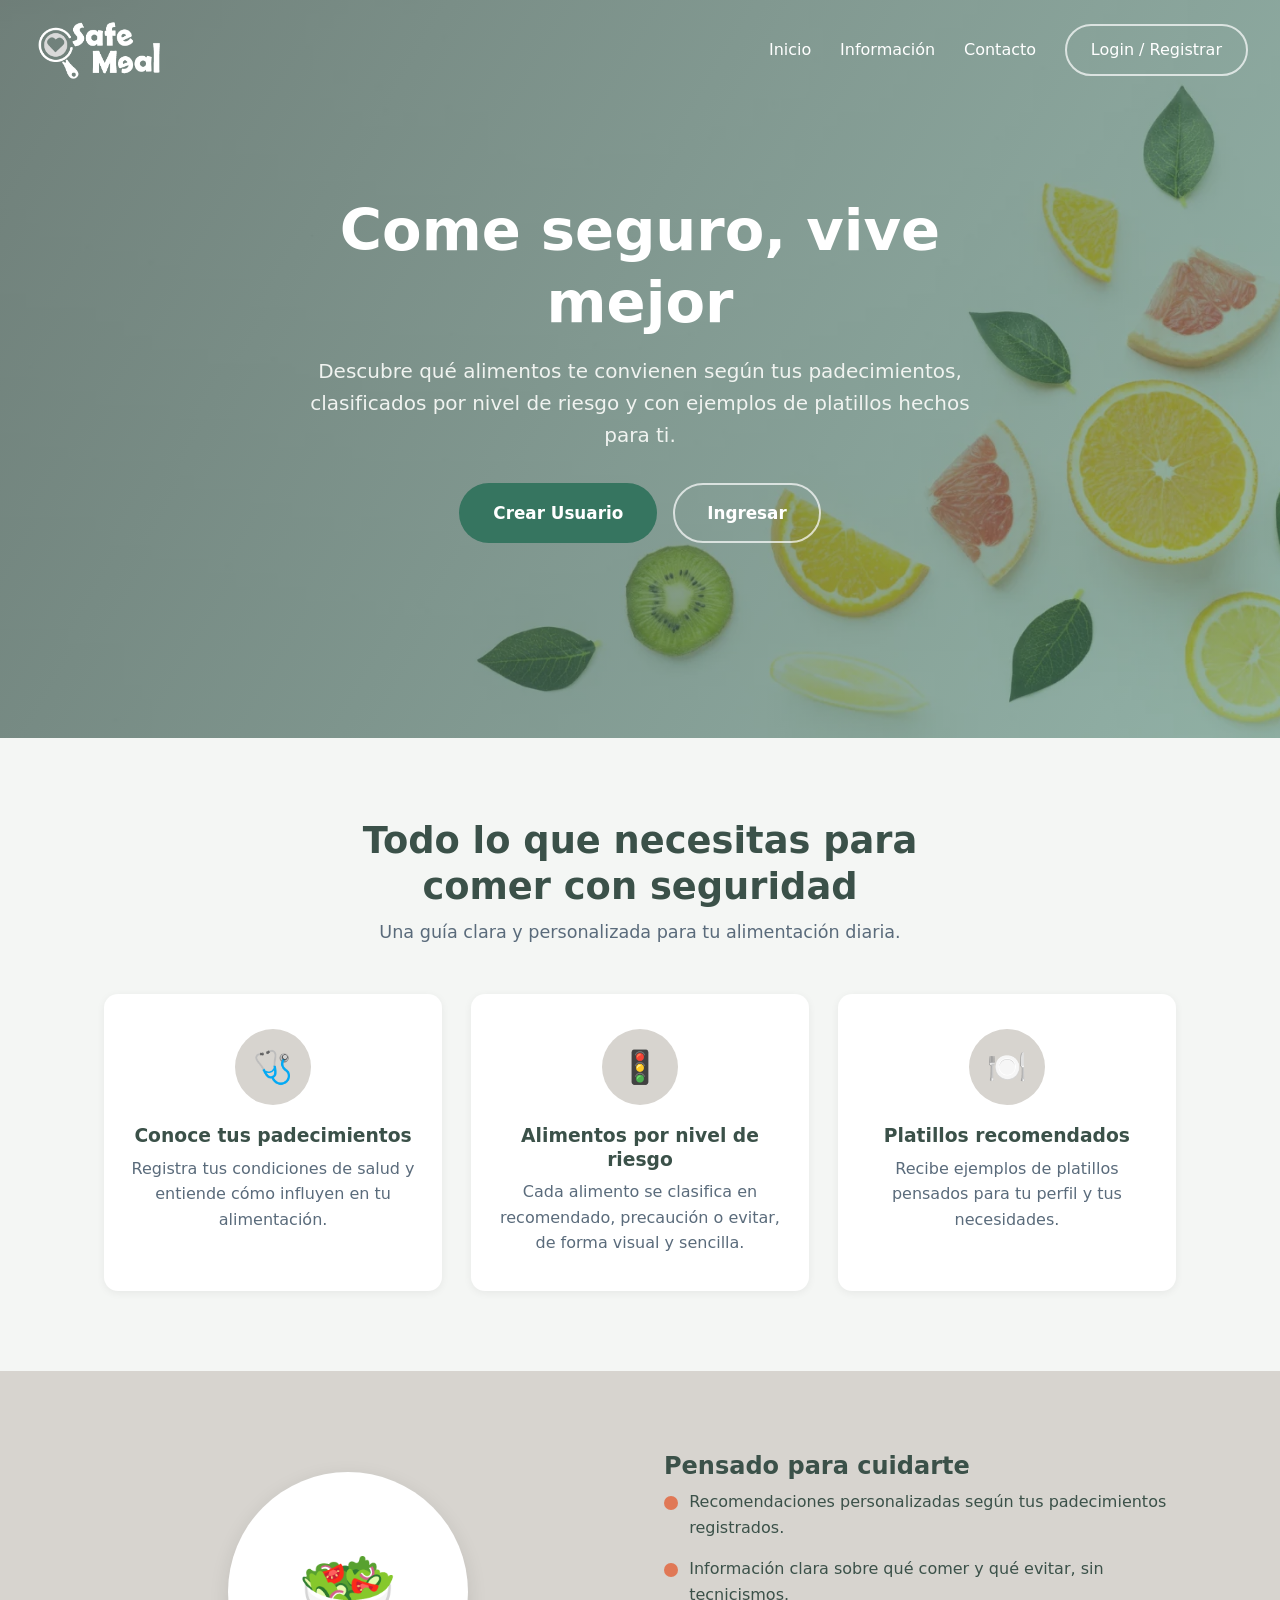
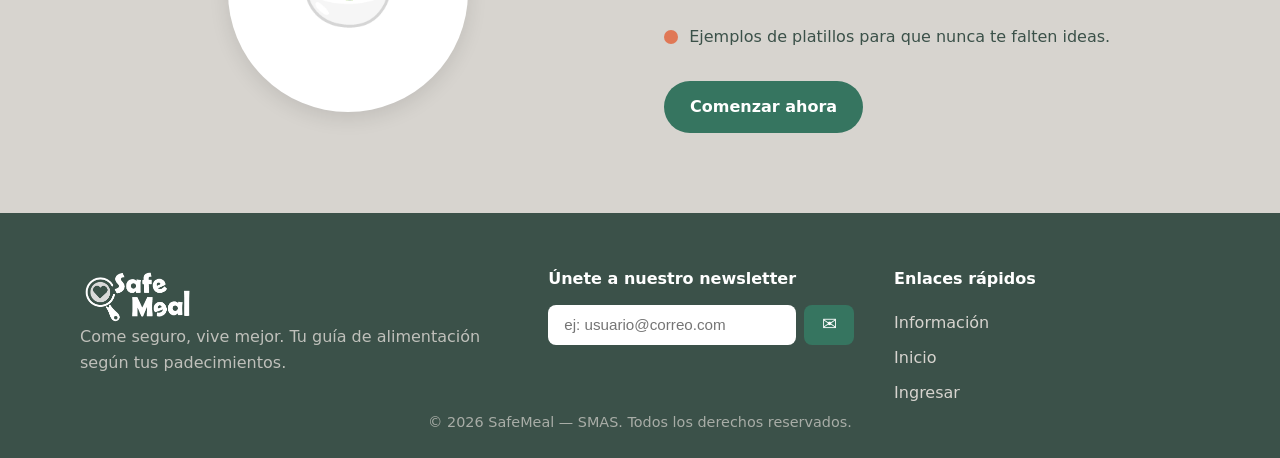
<file: index.html>
<!DOCTYPE html>
<html lang="es">
<head>
  <meta charset="UTF-8" />
  <meta name="viewport" content="width=device-width, initial-scale=1.0" />
  <title>SafeMeal</title>

  <!-------  icono para pestañas  --------->
    <!----Apple---->
    <link rel="apple-touch-icon" href="img/icono.webp">
     <!----windows/etc---->
    <link rel="shortcut icon" type="image/x-icon" href="img/icono.webp">

  <meta name="description" content="SafeMeal (SMAS): conoce qué alimentos consumir según tus padecimientos, clasificados por nivel de riesgo, con ejemplos de platillos." />
 
  <!-------  Estilos  --------->  
  <link rel="stylesheet" href="style/styles.css" />
</head>
<body class="pagina-landing">

  <!-- ============ HEADER / NAV ============ -->
  <header class="landing-header" id="inicio">
    <nav class="landing-nav">
      <a href="index.html" class="logo">
        <img class="icono" src="img/logo_white.webp" alt="Logo">
      </a>

      <button class="nav-toggle" id="navToggle" aria-label="Abrir menú" aria-expanded="false">
        <span></span><span></span><span></span>
      </button>

      <ul class="nav-links" id="navLinks">
        <li><a href="#inicio">Inicio</a></li>
        <li><a href="#valor">Información</a></li>
        <li><a href="#contacto">Contacto</a></li>
        <li><a class="btn btn-outline-light" href="pages/app.html#login">Login / Registrar</a></li>
      </ul>
    </nav>

    <!-- ============ HERO / BANNER (SOLO en el index) ============ -->
    <div class="hero">
      <img class="hero-img" src="img/banner.webp" alt="Plato saludable de SafeMeal" />
      <div class="hero-overlay"></div>
      <div class="hero-contenido">
        <h1 class="hero-titulo">Come seguro, vive mejor</h1>
        <p class="hero-subtitulo">
          Descubre qué alimentos te convienen según tus padecimientos,
          clasificados por nivel de riesgo y con ejemplos de platillos hechos para ti.
        </p>
        <div class="hero-acciones">
          <a class="btn btn-primario btn-lg" href="pages/app.html#registro">Crear Usuario</a>
          <a class="btn btn-outline-light btn-lg" href="pages/app.html#login">Ingresar</a>
        </div>
      </div>
    </div>
  </header>

  <!-- ============ MAIN ============ -->
  <main>
    <!-- Sección de valor: 3 tarjetas -->
    <section class="seccion seccion-valor" id="valor">
      <header class="seccion-encabezado">
        <h2>Todo lo que necesitas para comer con seguridad</h2>
        <p class="seccion-subtitulo">Una guía clara y personalizada para tu alimentación diaria.</p>
      </header>

      <div class="grid-3">
        <article class="tarjeta-valor">
          <div class="tarjeta-valor-icono" aria-hidden="true">🩺</div>
          <h3>Conoce tus padecimientos</h3>
          <p>Registra tus condiciones de salud y entiende cómo influyen en tu alimentación.</p>
        </article>

        <article class="tarjeta-valor">
          <div class="tarjeta-valor-icono" aria-hidden="true">🚦</div>
          <h3>Alimentos por nivel de riesgo</h3>
          <p>Cada alimento se clasifica en recomendado, precaución o evitar, de forma visual y sencilla.</p>
        </article>

        <article class="tarjeta-valor">
          <div class="tarjeta-valor-icono" aria-hidden="true">🍽️</div>
          <h3>Platillos recomendados</h3>
          <p>Recibe ejemplos de platillos pensados para tu perfil y tus necesidades.</p>
        </article>
      </div>
    </section>

    <!-- Bloque de contenido alternado -->
    <section class="seccion seccion-info">
      <div class="info-bloque">
        <div class="info-media" aria-hidden="true">
          <div class="info-media-circulo">🥗</div>
        </div>
        <div class="info-texto">
          <h2>Pensado para cuidarte</h2>
          <p class="info-item"><span class="viñeta"></span> Recomendaciones personalizadas según tus padecimientos registrados.</p>
          <p class="info-item"><span class="viñeta"></span> Información clara sobre qué comer y qué evitar, sin tecnicismos.</p>
          <p class="info-item"><span class="viñeta"></span> Ejemplos de platillos para que nunca te falten ideas.</p>
          <a class="btn btn-primario" href="pages/app.html#registro">Comenzar ahora</a>
        </div>
      </div>
    </section>
  </main>

  <!-- ============ FOOTER ============ -->
  <footer class="landing-footer" id="contacto">
    <div class="footer-cols">
      <div class="footer-col">
        <a href="index.html" class="logo logo-footer">
          <img class="icono" src="img/logo_white.webp" alt="Logo">
        </a>
        <p class="footer-desc">Come seguro, vive mejor. Tu guía de alimentación según tus padecimientos.</p>
      </div>

      <div class="footer-col">
        <h4>Únete a nuestro newsletter</h4>
        <form class="newsletter" id="formNewsletter">
          <input type="email" id="newsletterEmail" placeholder="ej: usuario@correo.com" aria-label="Correo para newsletter" />
          <button type="submit" class="btn-newsletter" aria-label="Suscribirse">✉</button>
        </form>
      </div>

      <div class="footer-col">
        <h4>Enlaces rápidos</h4>
        <ul class="footer-links">
          <li><a href="#valor">Información</a></li>
          <li><a href="#inicio">Inicio</a></li>
          <li><a href="pages/app.html#login">Ingresar</a></li>
        </ul>
      </div>
    </div>

    <p class="footer-copy">© 2026 SafeMeal — SMAS. Todos los derechos reservados.</p>
  </footer>

  <script src="js/app.js"></script>
</body>
</html>
</file>
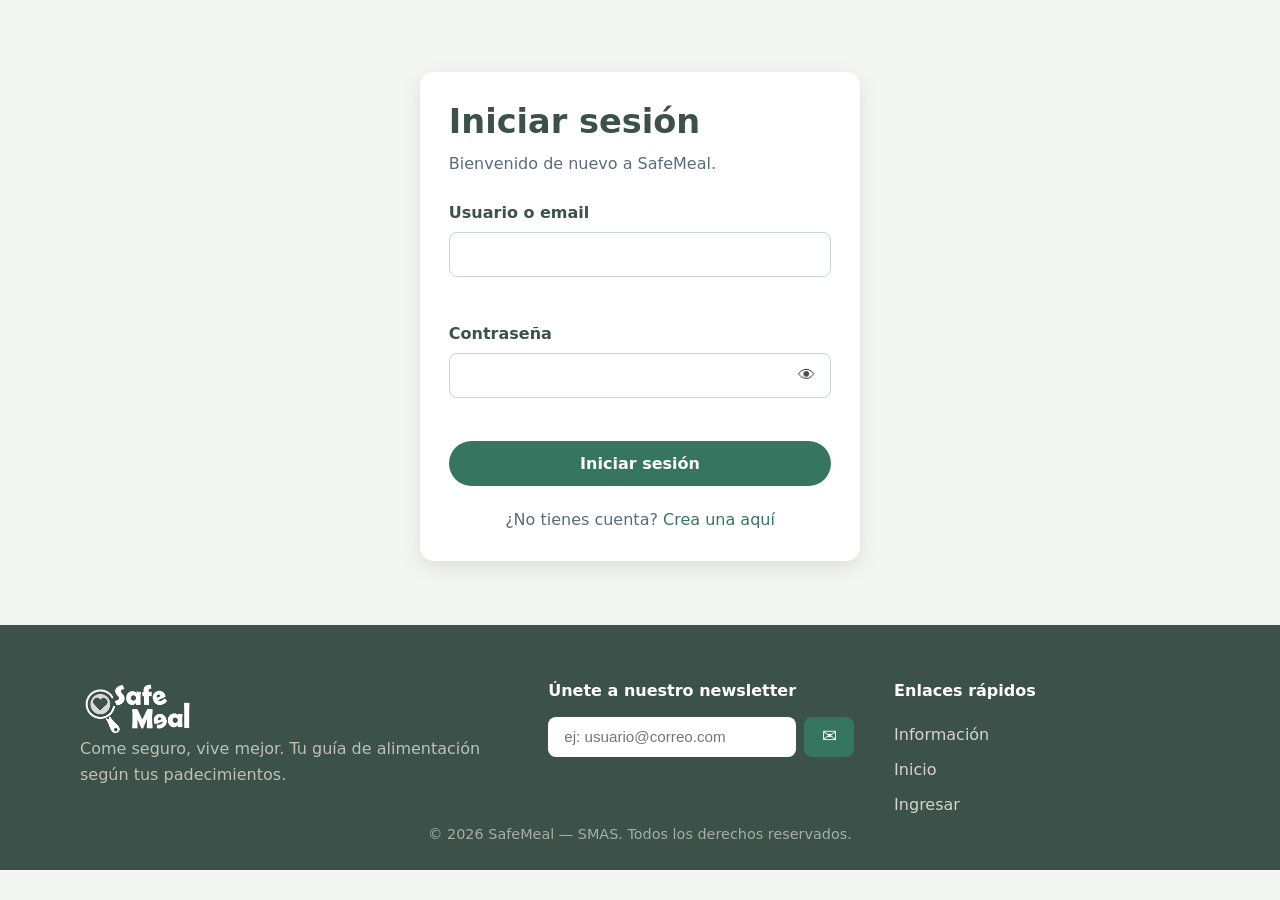
<file: pages/app.html>
<!DOCTYPE html>
<html lang="es">
<head>
  <meta charset="UTF-8" />
  <meta name="viewport" content="width=device-width, initial-scale=1.0" />
  <title>SafeMeal — Sistema</title>

   <!-------  icono para pestañas  --------->
    <!----Apple---->
    <link rel="apple-touch-icon" href="../img/icono.webp">
     <!----windows/etc---->
    <link rel="shortcut icon" type="image/x-icon" href="../img/icono.webp">

   <!-------  Estilos  --------->  
  <link rel="stylesheet" href="../style/styles.css" />
</head>
<body class="pagina-app">

  <!-- ============ TOPBAR (sin hero, solo cuando hay sesión) ============ -->
  <header class="topbar" id="topbar" hidden>
    <a href="../index.html" class="logo logo-topbar">
      <img class="icono" src="../img/logo_green.webp" alt="SafeMeal">
    </a>

    <button class="nav-toggle nav-toggle-dark" id="topbarToggle" aria-label="Abrir menú" aria-expanded="false">
      <span></span><span></span><span></span>
    </button>

    <nav class="topbar-nav" id="topbarNav">
      <a href="#" data-vista="recomendaciones" class="topbar-link">Recomendaciones</a>
      <a href="#" data-vista="padecimientos" class="topbar-link">Padecimientos</a>
      <a href="#" data-vista="alimentos" class="topbar-link">Alimentos</a>
      <a href="#" data-vista="perfil" class="topbar-link">Mi Perfil</a>
      <button class="btn btn-salir btn-sm" id="btnCerrarSesion">Cerrar sesión</button>
    </nav>
  </header>

  <main class="app-main">

    <!-- ============ LOGIN ============ -->
    <section class="vista vista-auth" id="vista-login">
      <div class="card card-auth">
        <h1 class="titulo-pagina">Iniciar sesión</h1>
        <p class="sub-pagina">Bienvenido de nuevo a SafeMeal.</p>

        <form id="formLogin" novalidate>
          <div class="campo" data-required>
            <label for="login-email">Usuario o email</label>
            <div class="input-wrap">
              <input type="email" id="login-email" name="email" autocomplete="email" />
              <span class="icono-error" aria-hidden="true">!</span>
            </div>
            <p class="mensaje-error" id="login-email-error" role="alert"></p>
            <div class="tooltip-alerta" role="alert">
              <span class="tooltip-icono">!</span>
              <span class="tooltip-texto">Por favor, complete este campo.</span>
            </div>
          </div>

          <div class="campo" data-required>
            <label for="login-password">Contraseña</label>
            <div class="input-wrap">
              <input type="password" id="login-password" name="password" autocomplete="current-password" />
              <span class="icono-error" aria-hidden="true">!</span>
              <button type="button" class="toggle-pass" data-target="login-password" aria-label="Mostrar contraseña">👁</button>
            </div>
            <p class="mensaje-error" id="login-password-error" role="alert"></p>
            <div class="tooltip-alerta" role="alert">
              <span class="tooltip-icono">!</span>
              <span class="tooltip-texto">Por favor, complete este campo.</span>
            </div>
          </div>

          <button type="submit" class="btn btn-primario btn-block">Iniciar sesión</button>
        </form>

        <p class="auth-cambio">¿No tienes cuenta?
          <a href="#" data-vista="registro">Crea una aquí</a>
        </p>
      </div>
    </section>

    <!-- ============ REGISTRO ============ -->
    <section class="vista vista-auth" id="vista-registro" hidden>
      <div class="card card-auth card-ancha">
        <h1 class="titulo-pagina">Crear cuenta</h1>
        <p class="sub-pagina">Únete a SafeMeal y come con seguridad.</p>

        <form id="formRegistro" novalidate>
          <div class="grid-2">
            <div class="campo" data-required>
              <label for="reg-name">Nombre</label>
              <div class="input-wrap">
                <input type="text" id="reg-name" name="name" />
                <span class="icono-error" aria-hidden="true">!</span>
              </div>
              <p class="mensaje-error" id="reg-name-error" role="alert"></p>
              <div class="tooltip-alerta" role="alert">
                <span class="tooltip-icono">!</span>
                <span class="tooltip-texto">Por favor, complete este campo.</span>
              </div>
            </div>

            <div class="campo" data-required>
              <label for="reg-gender">Género</label>
              <div class="input-wrap">
                <select id="reg-gender" name="gender">
                  <option value="">Selecciona…</option>
                  <option value="Femenino">Femenino</option>
                  <option value="Masculino">Masculino</option>
                  <option value="Otro">Otro</option>
                  <option value="Prefiero no decir">Prefiero no decir</option>
                </select>
                <span class="icono-error" aria-hidden="true">!</span>
              </div>
              <p class="mensaje-error" id="reg-gender-error" role="alert"></p>
              <div class="tooltip-alerta" role="alert">
                <span class="tooltip-icono">!</span>
                <span class="tooltip-texto">Por favor, complete este campo.</span>
              </div>
            </div>
          </div>

          <div class="grid-2">
            <div class="campo" data-required>
              <label for="reg-dateBirth">Fecha de nacimiento</label>
              <div class="input-wrap">
                <input type="date" id="reg-dateBirth" name="dateBirth" />
                <span class="icono-error" aria-hidden="true">!</span>
              </div>
              <p class="mensaje-error" id="reg-dateBirth-error" role="alert"></p>
              <div class="tooltip-alerta" role="alert">
                <span class="tooltip-icono">!</span>
                <span class="tooltip-texto">Por favor, complete este campo.</span>
              </div>
            </div>

            <div class="campo" data-required>
              <label for="reg-role">Rol</label>
              <div class="input-wrap">
                <select id="reg-role" name="role">
                  <option value="">Selecciona…</option>
                  <option value="usuario">Usuario</option>
                  <option value="editor">Editor (administrador)</option>
                </select>
                <span class="icono-error" aria-hidden="true">!</span>
              </div>
              <p class="mensaje-error" id="reg-role-error" role="alert"></p>
              <div class="tooltip-alerta" role="alert">
                <span class="tooltip-icono">!</span>
                <span class="tooltip-texto">Por favor, complete este campo.</span>
              </div>
            </div>
          </div>

          <div class="campo" data-required>
            <label for="reg-email">Correo electrónico</label>
            <div class="input-wrap">
              <input type="email" id="reg-email" name="email" />
              <span class="icono-error" aria-hidden="true">!</span>
            </div>
            <p class="mensaje-error" id="reg-email-error" role="alert"></p>
            <div class="tooltip-alerta" role="alert">
              <span class="tooltip-icono">!</span>
              <span class="tooltip-texto">Por favor, complete este campo.</span>
            </div>
          </div>

          <div class="campo" data-required>
            <label for="reg-password">Contraseña</label>
            <div class="input-wrap">
              <input type="password" id="reg-password" name="password" />
              <span class="icono-error" aria-hidden="true">!</span>
              <button type="button" class="toggle-pass" data-target="reg-password" aria-label="Mostrar contraseña">👁</button>
            </div>
            <p class="mensaje-error" id="reg-password-error" role="alert"></p>
            <div class="tooltip-alerta" role="alert">
              <span class="tooltip-icono">!</span>
              <span class="tooltip-texto">Por favor, complete este campo.</span>
            </div>

            <!-- Indicador de requisitos en tiempo real -->
            <ul class="requisitos" id="reqPassword">
              <li data-req="longitud"><span class="req-check">✗</span> Entre 8 y 64 caracteres</li>
              <li data-req="minuscula"><span class="req-check">✗</span> Una minúscula</li>
              <li data-req="mayuscula"><span class="req-check">✗</span> Una mayúscula</li>
              <li data-req="numero"><span class="req-check">✗</span> Un número</li>
              <li data-req="especial"><span class="req-check">✗</span> Un carácter especial (. , + ? ! * # $ …)</li>
            </ul>
          </div>

          <button type="submit" class="btn btn-primario btn-block">Registrarme</button>
        </form>

        <p class="auth-cambio">¿Ya tienes cuenta?
          <a href="#" data-vista="login">Inicia sesión</a>
        </p>
      </div>
    </section>

    <!-- ============ PERFIL / MIS DATOS ============ -->
    <section class="vista vista-interna" id="vista-perfil" hidden>
      <header class="vista-encabezado">
        <h1 class="titulo-pagina">Mi perfil</h1>
        <p class="sub-pagina">Edita tus datos personales.</p>
      </header>

      <div class="grid-2 grid-perfil">
        <div class="card">
          <h3>Datos personales</h3>
          <form id="formPerfil" novalidate>
            <div class="campo" data-required>
              <label for="perfil-name">Nombre</label>
              <div class="input-wrap">
                <input type="text" id="perfil-name" name="name" />
                <span class="icono-error" aria-hidden="true">!</span>
              </div>
              <p class="mensaje-error" id="perfil-name-error" role="alert"></p>
              <div class="tooltip-alerta" role="alert">
                <span class="tooltip-icono">!</span>
                <span class="tooltip-texto">Por favor, complete este campo.</span>
              </div>
            </div>

            <div class="campo" data-required>
              <label for="perfil-dateBirth">Fecha de cumpleaños</label>
              <div class="input-wrap">
                <input type="date" id="perfil-dateBirth" name="dateBirth" />
                <span class="icono-error" aria-hidden="true">!</span>
              </div>
              <p class="mensaje-error" id="perfil-dateBirth-error" role="alert"></p>
              <div class="tooltip-alerta" role="alert">
                <span class="tooltip-icono">!</span>
                <span class="tooltip-texto">Por favor, complete este campo.</span>
              </div>
            </div>

            <div class="campo">
              <label for="perfil-email">Correo (no editable)</label>
              <div class="input-wrap">
                <input type="email" id="perfil-email" name="email" disabled />
              </div>
            </div>

            <button type="submit" class="btn btn-primario">Guardar cambios</button>
          </form>
        </div>

        <div class="card">
          <h3>Cambiar contraseña</h3>
          <form id="formPassword" novalidate>
            <div class="campo" data-required>
              <label for="perfil-password">Nueva contraseña</label>
              <div class="input-wrap">
                <input type="password" id="perfil-password" name="password" />
                <span class="icono-error" aria-hidden="true">!</span>
                <button type="button" class="toggle-pass" data-target="perfil-password" aria-label="Mostrar contraseña">👁</button>
              </div>
              <p class="mensaje-error" id="perfil-password-error" role="alert"></p>
              <div class="tooltip-alerta" role="alert">
                <span class="tooltip-icono">!</span>
                <span class="tooltip-texto">Por favor, complete este campo.</span>
              </div>

              <ul class="requisitos" id="reqPasswordPerfil">
                <li data-req="longitud"><span class="req-check">✗</span> Entre 8 y 64 caracteres</li>
                <li data-req="minuscula"><span class="req-check">✗</span> Una minúscula</li>
                <li data-req="mayuscula"><span class="req-check">✗</span> Una mayúscula</li>
                <li data-req="numero"><span class="req-check">✗</span> Un número</li>
                <li data-req="especial"><span class="req-check">✗</span> Un carácter especial</li>
              </ul>
            </div>

            <button type="submit" class="btn btn-primario">Actualizar contraseña</button>
          </form>
        </div>
      </div>
    </section>

    <!-- ============ PADECIMIENTOS ============ -->
    <section class="vista vista-interna" id="vista-padecimientos" hidden>
      <header class="vista-encabezado">
        <div>
          <h1 class="titulo-pagina">Padecimientos</h1>
          <p class="sub-pagina">Condiciones de salud registradas en el sistema.</p>
        </div>
        <button class="btn btn-primario solo-editor" id="btnNuevoPadecimiento">+ Nuevo padecimiento</button>
      </header>

      <div class="grid-3" id="listaPadecimientos"></div>
    </section>

    <!-- ============ ALIMENTOS ============ -->
    <section class="vista vista-interna" id="vista-alimentos" hidden>
      <header class="vista-encabezado">
        <div>
          <h1 class="titulo-pagina">Alimentos</h1>
          <p class="sub-pagina">Alimentos clasificados por nivel de riesgo.</p>
        </div>
        <button class="btn btn-primario solo-editor" id="btnNuevoAlimento">+ Nuevo alimento</button>
      </header>

      <div class="filtros">
        <label for="filtroPadecimiento">Filtrar por padecimiento:</label>
        <select id="filtroPadecimiento">
          <option value="">Todos</option>
        </select>
      </div>

      <div class="grid-3" id="listaAlimentos"></div>
    </section>

    <!-- ============ RECOMENDACIONES ============ -->
    <section class="vista vista-interna" id="vista-recomendaciones" hidden>
      <header class="vista-encabezado">
        <div>
          <h1 class="titulo-pagina">Mis recomendaciones</h1>
          <p class="sub-pagina">Guía personalizada según tus padecimientos.</p>
        </div>
      </header>

      <!-- Info del usuario -->
      <div class="card card-usuario" id="infoUsuario">
        <div class="usuario-avatar" aria-hidden="true">👤</div>
        <div class="usuario-datos">
          <h3 id="recoNombre">—</h3>
          <p id="recoEmail" class="gris">—</p>
          <span class="chip chip-rol" id="recoRol">—</span>
        </div>
        <div class="usuario-padecimientos">
          <span class="etiqueta-mini">Padecimientos</span>
          <div class="chips" id="recoPadecimientos"></div>
        </div>
      </div>

      <!-- Mis padecimientos: registrar y listar (relación plan de comidas) -->
      <div class="card card-mis-padecimientos">
        <div class="mis-pad-encabezado">
          <div>
            <h2 class="titulo-seccion">Mis padecimientos</h2>
            <p class="gris">Registra tus padecimientos para recibir recomendaciones personalizadas.</p>
          </div>
          <button class="btn btn-primario" id="btnRegistrarPadecimiento">+ Registrar padecimiento</button>
        </div>
        <div class="mis-pad-lista" id="misPadecimientos">
          <p class="gris">Cargando…</p>
        </div>
      </div>

      <!-- Alimentos por nivel de riesgo -->
      <div class="grid-3 grid-niveles">
        <div class="columna-nivel">
          <h3 class="nivel-titulo nivel-recomendado">Recomendados</h3>
          <div id="colRecomendados"></div>
        </div>
        <div class="columna-nivel">
          <h3 class="nivel-titulo nivel-precaucion">Precaución</h3>
          <div id="colPrecaucion"></div>
        </div>
        <div class="columna-nivel">
          <h3 class="nivel-titulo nivel-evitar">Evitar</h3>
          <div id="colEvitar"></div>
        </div>
      </div>

      <!-- Ejemplos de platillos -->
      <section class="seccion-platillos">
        <h2 class="titulo-seccion">🍽️ Ejemplos de platillos</h2>
        <div class="platillos" id="listaPlatillos"></div>
      </section>
    </section>

  </main>

  <!-- ============ MODAL GENÉRICO ============ -->
  <div class="modal-overlay" id="modalOverlay" hidden>
    <div class="modal" role="dialog" aria-modal="true" aria-labelledby="modalTitulo">
      <header class="modal-header">
        <h3 id="modalTitulo">Título</h3>
        <button class="modal-cerrar" id="modalCerrar" aria-label="Cerrar">✕</button>
      </header>
      <div class="modal-body" id="modalBody"></div>
    </div>
  </div>

  <!-- ============ TOASTS ============ -->
  <div class="toast-contenedor" id="toastContenedor" aria-live="polite"></div>

   <!-- ============ FOOTER ============ -->
  <footer class="landing-footer" id="contacto">
    <div class="footer-cols">
      <div class="footer-col">
        <a href="../index.html" class="logo logo-footer">
          <img class="icono" src="../img/logo_white.webp" alt="Logo">
        </a>
        <p class="footer-desc">Come seguro, vive mejor. Tu guía de alimentación según tus padecimientos.</p>
      </div>

      <div class="footer-col">
        <h4>Únete a nuestro newsletter</h4>
        <form class="newsletter" id="formNewsletter">
          <input type="email" id="newsletterEmail" placeholder="ej: usuario@correo.com" aria-label="Correo para newsletter" />
          <button type="submit" class="btn-newsletter" aria-label="Suscribirse">✉</button>
        </form>
      </div>

      <div class="footer-col">
        <h4>Enlaces rápidos</h4>
        <ul class="footer-links">
          <li><a href="../index.html#valor">Información</a></li>
          <li><a href="../index.html#inicio">Inicio</a></li>
          <li><a href="#" data-vista="login">Ingresar</a></li>
        </ul>
      </div>
    </div>

    <p class="footer-copy">© 2026 SafeMeal — SMAS. Todos los derechos reservados.</p>
  </footer>

  <!-- ============ java script ============ -->
  <script src="../js/app.js"></script>
</body>
</html>
</file>
<file: style/styles.css>
/* ============================================================
   SafeMeal (SMAS) — styles.css
   Estilos compartidos por index.html y app.html
   ============================================================ */
/* Logo */
/* La imagen del logo dentro del enlace .logo */
.logo .icono {
  width: 140px;
  height: auto;
  object-fit: contain;
  display: block;
}
/* En topbar y footer el logo va un poco más pequeño */
.logo-topbar .icono,
.logo-footer .icono {
  width: 120px;
}

/* ---------- Variables ---------- */
:root {
  --verde-profundo:   #3B5149;
  --verde-navy:       #2f423b;
  --verde-medio:      #367560;
  --verde-suave:      #699382;
  --neutro-claro:     #D7D4CF;
  --coral:            #E07856;
  --coral-hover:      #cf6849;
  --blanco:           #FFFFFF;
  --negro:            #1A1A1A;
  --gris-texto:       #5A6B7B;

  --nivel-recomendado:#367560;
  --nivel-precaucion: #E0A800;
  --nivel-evitar:     #E07856;

  --error:            #C0341D;
  --alerta-naranja:   #D9822B;

  --fondo:            #F4F6F4;
  --sombra-sm: 0 2px 8px rgba(0,0,0,.06);
  --sombra-md: 0 6px 20px rgba(0,0,0,.10);
  --sombra-lg: 0 12px 32px rgba(0,0,0,.16);
  --radio: 14px;
  --radio-sm: 8px;
  --transicion: .25s ease;

  --contenedor: 1120px;
}

/* ---------- Reset base ---------- */
*, *::before, *::after { box-sizing: border-box; }
[hidden] { display: none !important; }
html { scroll-behavior: smooth; }
body {
  margin: 0;
  font-family: "Segoe UI", system-ui, -apple-system, Roboto, Helvetica, Arial, sans-serif;
  color: var(--negro);
  background: var(--fondo);
  line-height: 1.6;
}
h1, h2, h3, h4 { margin: 0 0 .5rem; line-height: 1.25; color: var(--verde-profundo); }
p { margin: 0 0 1rem; }
a { color: var(--verde-medio); text-decoration: none; transition: color var(--transicion); }
a:hover { color: var(--verde-suave); }
img { max-width: 100%; display: block; }
ul { margin: 0; padding: 0; list-style: none; }

/* ---------- Botones ---------- */
.btn {
  display: inline-flex;
  align-items: center;
  justify-content: center;
  gap: .5rem;
  padding: .7rem 1.5rem;
  border: 2px solid transparent;
  border-radius: 999px;
  font-size: 1rem;
  font-weight: 600;
  cursor: pointer;
  transition: all var(--transicion);
  font-family: inherit;
  text-align: center;
}
.btn:active { transform: translateY(1px); }
.btn-lg { padding: .9rem 2rem; font-size: 1.05rem; }
.btn-sm { padding: .45rem 1rem; font-size: .9rem; }
.btn-block { width: 100%; }

.btn-primario { background: var(--verde-medio); color: var(--blanco); }
.btn-primario:hover { background: var(--verde-profundo); color: var(--blanco); box-shadow: var(--sombra-md); }

.btn-coral { background: var(--coral); color: var(--blanco); }
.btn-coral:hover { background: var(--coral-hover); color: var(--blanco); }

.btn-outline-light { background: transparent; color: var(--blanco); border-color: rgba(255,255,255,.7); }
.btn-outline-light:hover { background: var(--blanco); color: var(--verde-profundo); }

.btn-outline { background: transparent; color: var(--verde-medio); border-color: var(--verde-medio); }
.btn-outline:hover { background: var(--verde-medio); color: var(--blanco); }

/* Botón de cerrar sesión (visible sobre el topbar blanco) */
.btn-salir { background: transparent; color: var(--coral); border-color: var(--coral); font-weight: 700; }
.btn-salir:hover { background: var(--coral); color: var(--blanco); box-shadow: var(--sombra-sm); }

.btn-danger { background: transparent; color: var(--error); border-color: var(--error); }
.btn-danger:hover { background: var(--error); color: var(--blanco); }

/* ============================================================
   LANDING (index.html)
   ============================================================ */
.landing-header {
  position: relative;
  color: var(--blanco);
}

/* Nav */
.landing-nav, .topbar {
  display: flex;
  align-items: center;
  justify-content: space-between;
  padding: 1.1rem 2rem;
}
.landing-nav {
  position: absolute;
  top: 0; left: 0; right: 0;
  z-index: 20;
}
.logo { display: flex; align-items: center; gap: .5rem; font-weight: 800; font-size: 1.4rem; color: var(--blanco); text-decoration: none; }
.logo-icono { font-size: 1.5rem; }
.logo-topbar, .logo-footer { color: var(--verde-profundo); }
.logo-topbar .logo-texto { color: var(--verde-profundo); }

.nav-links { display: flex; align-items: center; gap: 1.8rem; }
.nav-links a { color: var(--blanco); font-weight: 500; }
.nav-links a:hover { color: var(--neutro-claro); }
.nav-links .btn { color: var(--blanco); }

.nav-toggle {
  display: none;
  flex-direction: column;
  gap: 5px;
  background: none;
  border: none;
  cursor: pointer;
  padding: .3rem;
}
.nav-toggle span { width: 26px; height: 3px; background: var(--blanco); border-radius: 2px; }
.nav-toggle-dark span { background: var(--verde-profundo); }

/* Hero — SOLO en index. La imagen del banner viene desde el HTML (img/banner.webp) */
.hero {
  position: relative;
  min-height: 82vh;
  display: flex;
  align-items: center;
  justify-content: center;
  text-align: center;
  overflow: hidden;
  background: var(--verde-profundo); /* respaldo si la imagen no carga */
}
/* Imagen del banner: cubre todo el hero, detrás del texto */
.hero-img {
  position: absolute;
  inset: 0;
  width: 100%;
  height: 100%;
  object-fit: cover;
  object-position: center;
  z-index: 0;
}
/* Capa de degradado para dar contraste al texto sobre la imagen */
.hero-overlay {
  position: absolute;
  inset: 0;
  z-index: 1;
  background: linear-gradient(120deg, rgba(59,81,73,.72), rgba(54,117,96,.5));
}
.hero-contenido { position: relative; z-index: 2; max-width: 720px; padding: 2rem 1.5rem; }
.hero-titulo { color: var(--blanco); font-size: clamp(2.2rem, 5vw, 3.6rem); margin-bottom: 1rem; }
.hero-subtitulo { color: #f0f3f0; font-size: clamp(1rem, 2vw, 1.25rem); margin-bottom: 2rem; }
.hero-acciones { display: flex; gap: 1rem; justify-content: center; flex-wrap: wrap; }

/* Secciones landing */
.seccion { max-width: var(--contenedor); margin: 0 auto; padding: 5rem 1.5rem; }
.seccion-encabezado { text-align: center; max-width: 640px; margin: 0 auto 3rem; }
.seccion-encabezado h2 { font-size: clamp(1.6rem, 3vw, 2.3rem); }
.seccion-subtitulo { color: var(--gris-texto); font-size: 1.1rem; }

.grid-3 { display: grid; grid-template-columns: repeat(3, 1fr); gap: 1.8rem; }
.grid-2 { display: grid; grid-template-columns: repeat(2, 1fr); gap: 1.5rem; }

.tarjeta-valor {
  background: var(--blanco);
  border-radius: var(--radio);
  padding: 2.2rem 1.6rem;
  text-align: center;
  box-shadow: var(--sombra-sm);
  transition: transform var(--transicion), box-shadow var(--transicion);
}
.tarjeta-valor:hover { transform: translateY(-6px); box-shadow: var(--sombra-md); }
.tarjeta-valor-icono {
  width: 76px; height: 76px; margin: 0 auto 1.2rem;
  display: flex; align-items: center; justify-content: center;
  font-size: 2rem; border-radius: 50%;
  background: var(--neutro-claro);
}
.tarjeta-valor p { color: var(--gris-texto); margin: 0; }

/* Bloque info alternado */
.seccion-info { background: var(--neutro-claro); max-width: none; }
.info-bloque {
  max-width: var(--contenedor); margin: 0 auto;
  display: grid; grid-template-columns: 1fr 1fr; gap: 3rem; align-items: center;
}
.info-media { display: flex; justify-content: center; }
.info-media-circulo {
  width: 240px; height: 240px; border-radius: 50%;
  background: var(--blanco); display: flex; align-items: center; justify-content: center;
  font-size: 5rem; box-shadow: var(--sombra-md);
}
.info-item { display: flex; align-items: flex-start; gap: .7rem; color: var(--verde-profundo); font-weight: 500; }
.viñeta { flex: none; width: 14px; height: 14px; margin-top: .4rem; border-radius: 50%; background: var(--coral); }
.info-texto .btn { margin-top: 1rem; }

/* Footer landing */
.landing-footer { background: var(--verde-profundo); color: var(--neutro-claro); padding: 3.5rem 1.5rem 1.5rem; }
.footer-cols {
  max-width: var(--contenedor); margin: 0 auto;
  display: grid; grid-template-columns: 1.4fr 1fr 1fr; gap: 2.5rem;
}
.footer-col h4 { color: var(--blanco); margin-bottom: 1rem; }
.footer-desc { color: var(--neutro-claro); opacity: .85; }
.footer-links a { color: var(--neutro-claro); display: block; padding: .3rem 0; }
.footer-links a:hover { color: var(--blanco); }
.newsletter { display: flex; gap: .5rem; }
.newsletter input {
  flex: 1; padding: .7rem 1rem; border: none; border-radius: var(--radio-sm);
  font-size: .95rem;
}
.btn-newsletter {
  background: var(--verde-medio); color: var(--blanco); border: none;
  border-radius: var(--radio-sm); padding: 0 1.1rem; font-size: 1.1rem; cursor: pointer;
  transition: background var(--transicion);
}
.btn-newsletter:hover { background: var(--verde-suave); }
.footer-redes { display: flex; justify-content: center; gap: 1rem; margin: 2.5rem 0 1.5rem; }
.footer-redes .red {
  width: 42px; height: 42px; border-radius: 50%;
  display: flex; align-items: center; justify-content: center;
  background: var(--verde-medio); color: var(--blanco); font-weight: 700;
  transition: background var(--transicion), transform var(--transicion);
}
.footer-redes .red:hover { background: var(--verde-suave); transform: translateY(-3px); }
.footer-copy { text-align: center; opacity: .7; font-size: .9rem; margin: 0; }

/* ============================================================
   APP INTERNA (app.html) — SIN hero
   ============================================================ */
.pagina-app { background: var(--fondo); }

.topbar {
  position: sticky; top: 0; z-index: 30;
  background: var(--blanco);
  box-shadow: var(--sombra-sm);
  border-bottom: 3px solid var(--verde-medio);
}
.topbar-nav { display: flex; align-items: center; gap: 1.4rem; }
.topbar-link { color: var(--verde-profundo); font-weight: 600; padding: .3rem 0; position: relative; }
.topbar-link:hover { color: var(--verde-medio); }
.topbar-link.activo::after {
  content: ""; position: absolute; left: 0; right: 0; bottom: -6px; height: 3px;
  background: var(--verde-medio); border-radius: 2px;
}

.app-main { max-width: var(--contenedor); margin: 0 auto; padding: 2.5rem 1.5rem 4rem; }

.titulo-pagina { font-size: clamp(1.5rem, 3vw, 2.1rem); }
.sub-pagina { color: var(--gris-texto); margin-bottom: 1.5rem; }
.titulo-seccion { color: var(--verde-profundo); margin: 2.5rem 0 1.2rem; }

.vista-encabezado {
  display: flex; align-items: center; justify-content: space-between;
  gap: 1rem; margin-bottom: 2rem; flex-wrap: wrap;
}

/* Cards */
.card {
  background: var(--blanco); border-radius: var(--radio);
  padding: 1.8rem; box-shadow: var(--sombra-sm);
}
.card h3 { margin-bottom: 1.2rem; }

/* Auth (login / registro) — sin hero, centrado */
.vista-auth { display: flex; justify-content: center; align-items: flex-start; padding-top: 2rem; }
.card-auth { width: 100%; max-width: 440px; box-shadow: var(--sombra-md); }
.card-ancha { max-width: 640px; }
.auth-cambio { text-align: center; margin: 1.3rem 0 0; color: var(--gris-texto); }

/* Formularios */
.campo { position: relative; margin-bottom: 1.3rem; }
.campo label { display: block; font-weight: 600; margin-bottom: .4rem; color: var(--verde-profundo); }
.input-wrap { position: relative; display: flex; align-items: center; }
.input-wrap input,
.input-wrap select {
  width: 100%;
  padding: .75rem 1rem;
  border: 1.5px solid #cdd5cf;
  border-radius: var(--radio-sm);
  font-size: 1rem;
  font-family: inherit;
  background: var(--blanco);
  transition: border-color var(--transicion), box-shadow var(--transicion);
}
.input-wrap input:focus,
.input-wrap select:focus {
  outline: none;
  border-color: var(--verde-medio);
  box-shadow: 0 0 0 3px rgba(54,117,96,.15);
}
.input-wrap input:disabled { background: #eef0ee; color: var(--gris-texto); }

.toggle-pass {
  position: absolute; right: .6rem; background: none; border: none;
  cursor: pointer; font-size: 1.1rem; opacity: .7;
}
.toggle-pass:hover { opacity: 1; }

/* ---- ESTILO A: error de credenciales / campo inválido ---- */
.input-wrap input.invalido,
.input-wrap select.invalido { border: 2px solid var(--error); padding-right: 2.5rem; }
.icono-error {
  display: none; position: absolute; right: .75rem;
  width: 20px; height: 20px; border-radius: 50%;
  background: var(--error); color: var(--blanco);
  font-weight: bold; font-size: .85rem;
  align-items: center; justify-content: center; line-height: 1;
}
.input-wrap.error .icono-error { display: inline-flex; }
/* si hay toggle-pass, corre el icono a la izquierda de él */
.input-wrap:has(.toggle-pass) .icono-error { right: 2.4rem; }
.mensaje-error { min-height: 1.1rem; margin: .3rem 0 0; color: var(--error); font-size: .9rem; font-weight: 500; }

/* ---- ESTILO B: globo "campo obligatorio" ---- */
.tooltip-alerta {
  display: none; position: absolute; top: calc(100% + 10px); left: 1.5rem; z-index: 15;
  align-items: center; gap: .6rem;
  background: var(--blanco); border: 1px solid #ddd; border-radius: 8px;
  padding: .6rem .9rem; box-shadow: var(--sombra-md);
  color: #333; font-size: .95rem; white-space: nowrap;
}
.campo.mostrar-alerta .tooltip-alerta { display: inline-flex; }
.tooltip-alerta::before {
  content: ""; position: absolute; top: -7px; left: 1.25rem;
  width: 12px; height: 12px; background: var(--blanco);
  border-left: 1px solid #ddd; border-top: 1px solid #ddd; transform: rotate(45deg);
}
.tooltip-icono {
  flex: none; width: 24px; height: 24px;
  display: inline-flex; align-items: center; justify-content: center;
  background: var(--alerta-naranja); color: var(--blanco);
  border-radius: 4px; font-weight: bold;
}
.campo.mostrar-alerta input,
.campo.mostrar-alerta select { border: 2px solid var(--verde-profundo); }

/* Indicador de requisitos de contraseña */
.requisitos { margin: .8rem 0 0; font-size: .88rem; }
.requisitos li { display: flex; align-items: center; gap: .5rem; color: var(--gris-texto); padding: .12rem 0; }
.requisitos .req-check { font-weight: 700; color: var(--error); width: 1rem; }
.requisitos li.ok { color: var(--verde-medio); }
.requisitos li.ok .req-check { color: var(--verde-medio); }

/* Filtros */
.filtros { display: flex; align-items: center; gap: .8rem; margin-bottom: 1.8rem; flex-wrap: wrap; }
.filtros label { font-weight: 600; color: var(--verde-profundo); }
.filtros select {
  padding: .5rem .9rem; border: 1.5px solid #cdd5cf; border-radius: var(--radio-sm);
  font-family: inherit; font-size: .95rem;
}

/* Tarjetas de datos (padecimientos / alimentos) */
.card-dato {
  background: var(--blanco); border-radius: var(--radio); padding: 1.5rem;
  box-shadow: var(--sombra-sm); display: flex; flex-direction: column; gap: .6rem;
  transition: transform var(--transicion), box-shadow var(--transicion);
}
.card-dato:hover { transform: translateY(-4px); box-shadow: var(--sombra-md); }
.card-dato h3 { margin: 0; }
.card-dato p { margin: 0; color: var(--gris-texto); }
.card-dato .card-acciones { display: flex; gap: .5rem; margin-top: .8rem; flex-wrap: wrap; }
.card-meta { font-size: .85rem; color: var(--verde-suave); font-weight: 600; }

/* Badges por nivel */
.badge {
  display: inline-block; padding: .25rem .8rem; border-radius: 999px;
  font-size: .8rem; font-weight: 700; color: var(--blanco); align-self: flex-start;
}
.badge-recomendado { background: var(--nivel-recomendado); }
.badge-precaucion  { background: var(--nivel-precaucion); }
.badge-evitar      { background: var(--nivel-evitar); }

/* Recomendaciones — info usuario */
.card-usuario {
  display: flex; align-items: center; gap: 1.5rem; flex-wrap: wrap; margin-bottom: 2rem;
}
.usuario-avatar {
  width: 70px; height: 70px; border-radius: 50%; background: var(--neutro-claro);
  display: flex; align-items: center; justify-content: center; font-size: 2rem; flex: none;
}
.usuario-datos { flex: 1; min-width: 180px; }
.usuario-datos h3 { margin: 0; }
.gris { color: var(--gris-texto); margin: 0; }
.usuario-padecimientos { min-width: 200px; }
.etiqueta-mini { font-size: .78rem; text-transform: uppercase; letter-spacing: .05em; color: var(--gris-texto); font-weight: 700; }
.chips { display: flex; flex-wrap: wrap; gap: .5rem; margin-top: .5rem; }
.chip {
  display: inline-block; padding: .3rem .9rem; border-radius: 999px;
  background: var(--verde-suave); color: var(--blanco); font-size: .85rem; font-weight: 600;
}
.chip-rol { background: var(--verde-profundo); }

/* ---- Mis padecimientos (registro del usuario) ---- */
.card-mis-padecimientos { margin-bottom: 2rem; }
.mis-pad-encabezado {
  display: flex; align-items: center; justify-content: space-between;
  gap: 1rem; flex-wrap: wrap; margin-bottom: 1.2rem;
}
.mis-pad-encabezado .titulo-seccion { margin: 0 0 .2rem; }
.mis-pad-lista { display: flex; flex-direction: column; gap: .75rem; }
.pad-item {
  display: flex; align-items: center; justify-content: space-between; gap: 1rem;
  padding: .9rem 1.1rem; border: 1px solid var(--neutro-claro);
  border-radius: var(--radio-sm); background: #fafafa;
}
.pad-item-info { flex: 1; min-width: 0; }
.pad-item-info h4 { margin: 0 0 .15rem; color: var(--verde-profundo); }
.pad-item-info p { margin: 0; font-size: .9rem; color: var(--gris-texto); }
.pad-item .btn-quitar {
  flex: none; background: transparent; color: var(--coral);
  border: 1px solid var(--coral); border-radius: var(--radio-sm);
  padding: .4rem .8rem; font-size: .85rem; font-weight: 600; cursor: pointer;
  transition: background .15s, color .15s;
}
.pad-item .btn-quitar:hover { background: var(--coral); color: var(--blanco); }
.mis-pad-vacio {
  text-align: center; padding: 1.5rem; color: var(--gris-texto);
  border: 1px dashed var(--neutro-claro); border-radius: var(--radio-sm);
}

/* Columnas por nivel */
.grid-niveles { align-items: start; }
.columna-nivel { background: var(--blanco); border-radius: var(--radio); padding: 1.2rem; box-shadow: var(--sombra-sm); }
.nivel-titulo {
  color: var(--blanco); padding: .6rem 1rem; border-radius: var(--radio-sm);
  margin: 0 0 1rem; text-align: center; font-size: 1.05rem;
}
.nivel-titulo.nivel-recomendado { background: var(--nivel-recomendado); }
.nivel-titulo.nivel-precaucion  { background: var(--nivel-precaucion); }
.nivel-titulo.nivel-evitar      { background: var(--nivel-evitar); }
.item-alimento {
  border-left: 4px solid var(--neutro-claro); padding: .6rem .8rem; margin-bottom: .7rem;
  background: #fafbfa; border-radius: var(--radio-sm);
}
.item-alimento strong { color: var(--verde-profundo); }
.item-alimento p { margin: .2rem 0 0; font-size: .9rem; color: var(--gris-texto); }
.vacio-nivel { color: var(--gris-texto); font-style: italic; font-size: .9rem; text-align: center; padding: 1rem 0; }

/* Platillos */
.seccion-platillos { margin-top: 3rem; }
.platillos { display: flex; flex-wrap: wrap; gap: 1rem; }
.platillo {
  background: var(--blanco); border-radius: var(--radio); padding: 1.1rem 1.4rem;
  box-shadow: var(--sombra-sm); border-top: 4px solid var(--coral);
  font-weight: 600; color: var(--verde-profundo);
  flex: 1 1 220px; transition: transform var(--transicion);
}
.platillo:hover { transform: translateY(-4px); box-shadow: var(--sombra-md); }

/* ---------- Control de acceso por rol ---------- */
body:not(.rol-editor) .solo-editor { display: none !important; }

/* ============================================================
   MODAL
   ============================================================ */
.modal-overlay {
  position: fixed; inset: 0; z-index: 100;
  background: rgba(26,26,26,.5);
  display: flex; align-items: center; justify-content: center; padding: 1rem;
}
.modal {
  background: var(--blanco); border-radius: var(--radio); width: 100%; max-width: 480px;
  box-shadow: var(--sombra-lg); overflow: hidden; animation: aparecer .2s ease;
}
@keyframes aparecer { from { opacity: 0; transform: translateY(15px); } to { opacity: 1; transform: none; } }
.modal-header {
  display: flex; align-items: center; justify-content: space-between;
  padding: 1.2rem 1.5rem; background: var(--verde-profundo); color: var(--blanco);
}
.modal-header h3 { color: var(--blanco); margin: 0; }
.modal-cerrar { background: none; border: none; color: var(--blanco); font-size: 1.3rem; cursor: pointer; }
.modal-body { padding: 1.6rem 1.5rem; }
.modal-body .btn { margin-top: .5rem; }
.modal-acciones { display: flex; gap: .75rem; justify-content: flex-end; margin-top: 1rem; }
.modal-acciones .btn { margin-top: 0; }

/* ============================================================
   TOASTS
   ============================================================ */
.toast-contenedor {
  position: fixed; top: 1.2rem; right: 1.2rem; z-index: 200;
  display: flex; flex-direction: column; gap: .7rem; max-width: 360px;
}
.toast {
  background: var(--blanco); border-radius: var(--radio-sm); padding: .9rem 1.1rem;
  box-shadow: var(--sombra-md); border-left: 5px solid var(--verde-medio);
  animation: entrar .3s ease; font-size: .95rem;
}
.toast.exito { border-left-color: var(--verde-medio); }
.toast.error { border-left-color: var(--error); }
.toast strong { display: block; margin-bottom: .2rem; color: var(--verde-profundo); }
.toast.error strong { color: var(--error); }
.toast ul { margin: .3rem 0 0; padding-left: 1.1rem; list-style: disc; }
.toast li { font-size: .88rem; color: var(--gris-texto); }
@keyframes entrar { from { opacity: 0; transform: translateX(30px); } to { opacity: 1; transform: none; } }

/* ============================================================
   RESPONSIVE
   ============================================================ */
@media (max-width: 900px) {
  .grid-3 { grid-template-columns: 1fr 1fr; }
  .info-bloque { grid-template-columns: 1fr; text-align: center; }
  .info-item { justify-content: center; text-align: left; }
  .footer-cols { grid-template-columns: 1fr 1fr; }
}

@media (max-width: 680px) {
  .nav-toggle { display: flex; }
  .nav-links {
    position: absolute; top: 100%; right: 1.5rem; left: 1.5rem;
    flex-direction: column; align-items: stretch; gap: .8rem;
    background: var(--verde-profundo); padding: 1.2rem; border-radius: var(--radio);
    box-shadow: var(--sombra-lg); display: none;
  }
  .nav-links.abierto { display: flex; }

  .topbar-nav {
    position: absolute; top: 100%; right: 1rem; left: 1rem;
    flex-direction: column; align-items: stretch; gap: .8rem;
    background: var(--blanco); padding: 1.2rem; border-radius: var(--radio);
    box-shadow: var(--sombra-lg); display: none;
  }
  .topbar-nav.abierto { display: flex; }

  .grid-3, .grid-2, .grid-niveles { grid-template-columns: 1fr; }
  .footer-cols { grid-template-columns: 1fr; text-align: center; }
  .newsletter { justify-content: center; }
  .vista-encabezado { flex-direction: column; align-items: stretch; }
  .seccion { padding: 3rem 1.2rem; }
}
</file>
